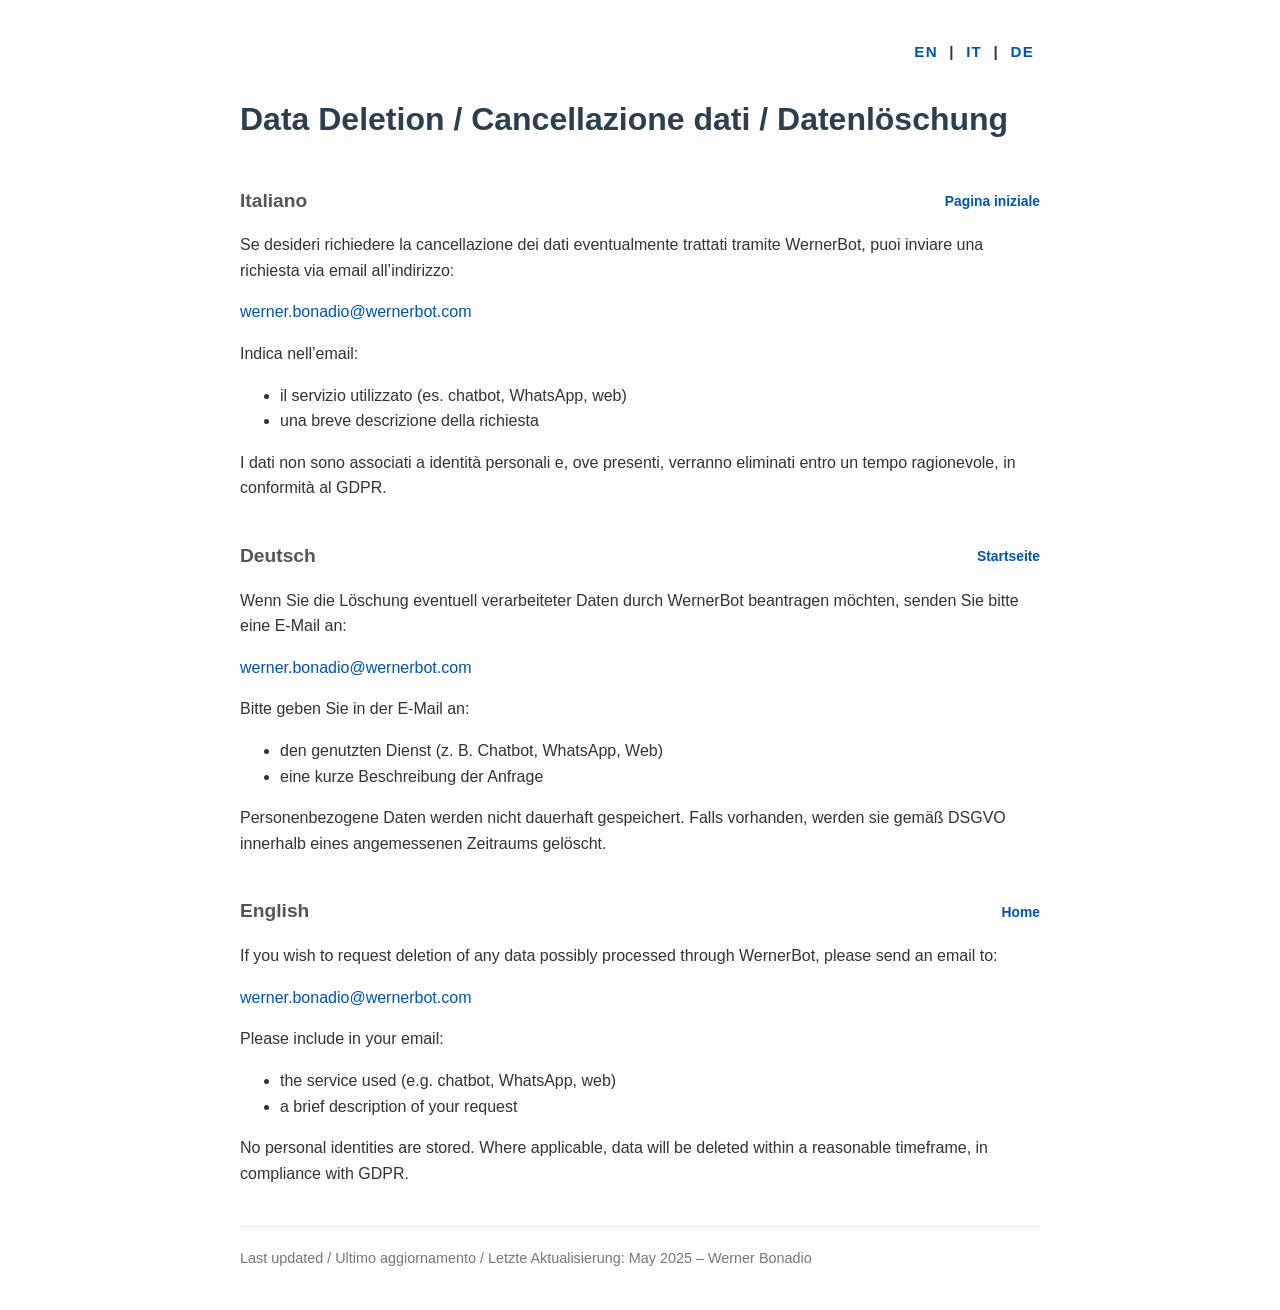
<file: data-deletion.html>
<!DOCTYPE html>
<html lang="it">
<head>
  <meta charset="UTF-8">
  <title>Data Deletion / Cancellazione dati / Datenlöschung — WernerBot</title>
  <meta name="viewport" content="width=device-width, initial-scale=1">
  <meta name="description" content="WernerBot data-deletion instructions in English, Italian and German.">
  <meta name="robots" content="index, follow">
  <link rel="canonical" href="https://www.wernerbot.com/data-deletion.html">
  <link rel="icon" href="/wb_favicon-32x32.png" sizes="32x32" type="image/png">
  <meta property="og:title" content="WernerBot Data Deletion Instructions">
  <meta property="og:description" content="Data-deletion instructions in English, Italian and German.">
  <meta property="og:type" content="article">
  <meta property="og:url" content="https://www.wernerbot.com/data-deletion.html">
  <meta property="og:image" content="https://www.wernerbot.com/wb_og.png">
  <style>
    body {
      font-family: 'Segoe UI', sans-serif;
      margin: 40px auto;
      padding: 0 20px;
      max-width: 800px;
      line-height: 1.6;
      color: #333;
      background-color: #fdfdfd;
    }
    h1, h2 {
      color: #2c3e50;
      margin-top: 30px;
    }
    a {
      color: #0055aa;
      text-decoration: none;
    }
    footer {
      margin-top: 40px;
      font-size: 0.9em;
      color: #777;
      border-top: 1px solid #eee;
      padding-top: 20px;
    }
    .lang {
      font-weight: bold;
      margin-top: 40px;
      font-size: 1.2em;
      color: #555;
      display: flex;
      align-items: center;
      justify-content: space-between;
      gap: 20px;
    }
    .language-switcher {
      text-align: right;
      font-size: 0.95em;
      margin-top: 10px;
      font-weight: 700;
      letter-spacing: 0.08em;
    }
    .language-switcher a { padding: 6px; }
    section[lang] { scroll-margin-top: 20px; }
    .home-link { font-size: 0.72em; font-weight: 600; }
  </style>
</head>
<body>

<p class="language-switcher" aria-label="Language selector">
  <a href="#en" lang="en">EN</a> |
  <a href="#it" lang="it">IT</a> |
  <a href="#de" lang="de">DE</a>
</p>

<h1>Data Deletion / Cancellazione dati / Datenlöschung</h1>

<section id="it" lang="it">
<div class="lang"><span>Italiano</span><a class="home-link" href="/it/">Pagina iniziale</a></div>

<p>
Se desideri richiedere la cancellazione dei dati eventualmente trattati tramite WernerBot,
puoi inviare una richiesta via email all’indirizzo:
</p>

<p>
<a href="mailto:werner.bonadio@wernerbot.com">werner.bonadio@wernerbot.com</a>
</p>

<p>
Indica nell’email:
</p>
<ul>
  <li>il servizio utilizzato (es. chatbot, WhatsApp, web)</li>
  <li>una breve descrizione della richiesta</li>
</ul>

<p>
I dati non sono associati a identità personali e, ove presenti, verranno eliminati entro un tempo ragionevole,
in conformità al GDPR.
</p>

</section>

<section id="de" lang="de">
<div class="lang"><span>Deutsch</span><a class="home-link" href="/de/">Startseite</a></div>

<p>
Wenn Sie die Löschung eventuell verarbeiteter Daten durch WernerBot beantragen möchten,
senden Sie bitte eine E-Mail an:
</p>

<p>
<a href="mailto:werner.bonadio@wernerbot.com">werner.bonadio@wernerbot.com</a>
</p>

<p>
Bitte geben Sie in der E-Mail an:
</p>
<ul>
  <li>den genutzten Dienst (z. B. Chatbot, WhatsApp, Web)</li>
  <li>eine kurze Beschreibung der Anfrage</li>
</ul>

<p>
Personenbezogene Daten werden nicht dauerhaft gespeichert. Falls vorhanden, werden sie
gemäß DSGVO innerhalb eines angemessenen Zeitraums gelöscht.
</p>

</section>

<section id="en" lang="en">
<div class="lang"><span>English</span><a class="home-link" href="/">Home</a></div>

<p>
If you wish to request deletion of any data possibly processed through WernerBot,
please send an email to:
</p>

<p>
<a href="mailto:werner.bonadio@wernerbot.com">werner.bonadio@wernerbot.com</a>
</p>

<p>
Please include in your email:
</p>
<ul>
  <li>the service used (e.g. chatbot, WhatsApp, web)</li>
  <li>a brief description of your request</li>
</ul>

<p>
No personal identities are stored. Where applicable, data will be deleted within a reasonable timeframe,
in compliance with GDPR.
</p>

</section>

<footer>
Last updated / Ultimo aggiornamento / Letzte Aktualisierung: May 2025 – Werner Bonadio
</footer>

</body>
</html>
</file>
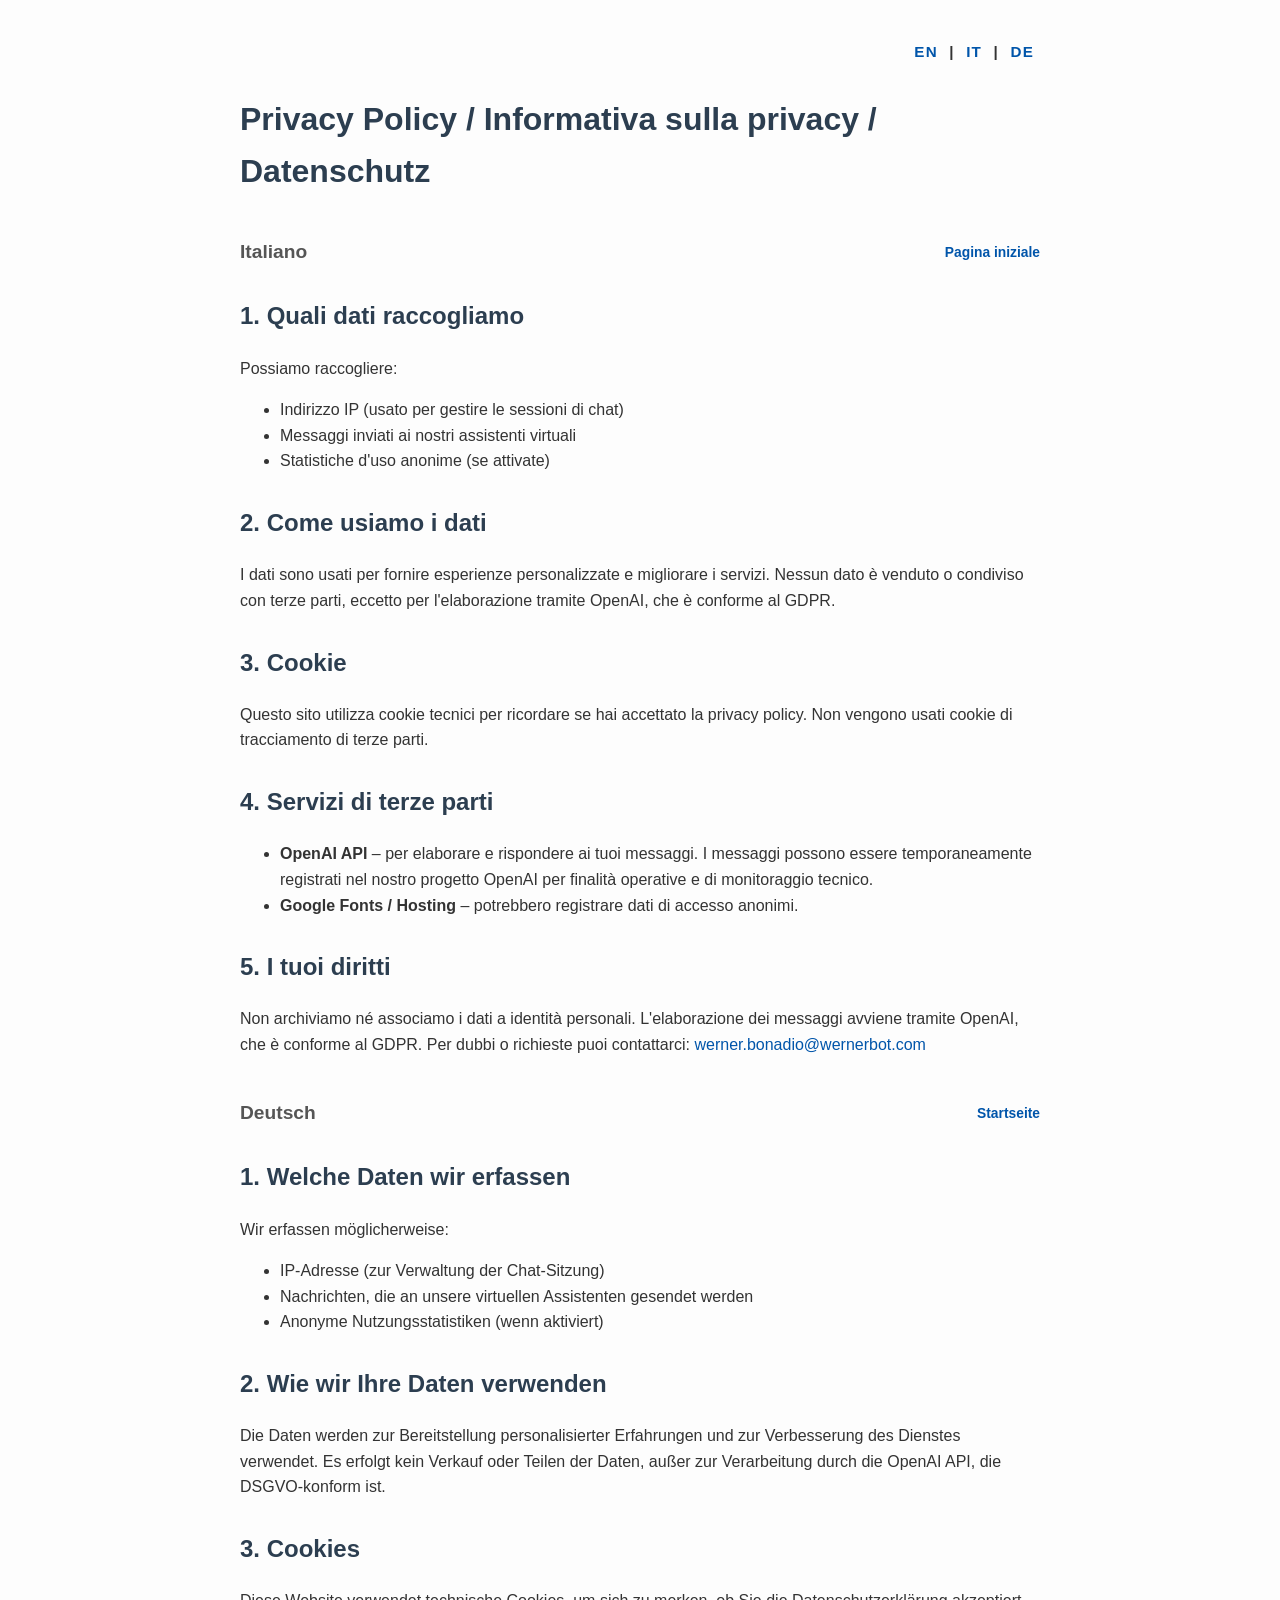
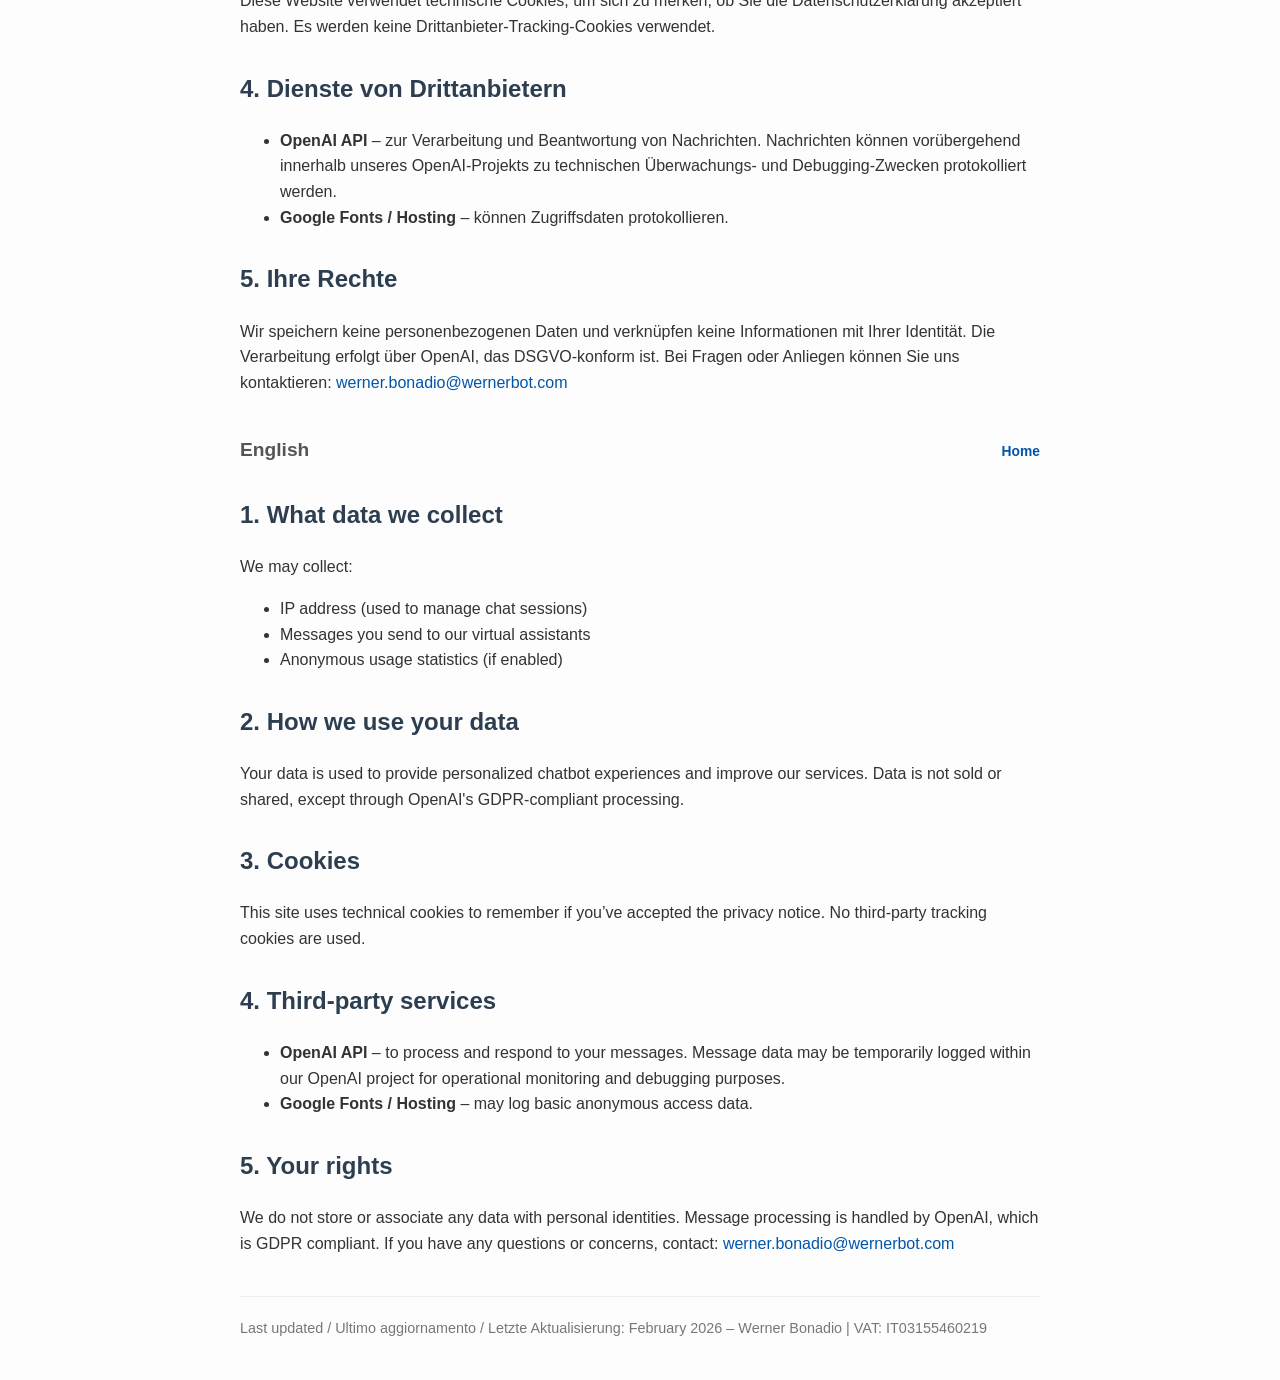
<file: privacy.html>
<!DOCTYPE html>
<html lang="it">
<head>
  <meta charset="UTF-8">
  <title>Privacy Policy / Informativa sulla privacy / Datenschutz — WernerBot</title>
  <meta name="viewport" content="width=device-width, initial-scale=1">
  <meta name="description" content="WernerBot privacy information in English, Italian and German.">
  <meta name="robots" content="index, follow">
  <link rel="canonical" href="https://www.wernerbot.com/privacy.html">
  <link rel="icon" href="/wb_favicon-32x32.png" sizes="32x32" type="image/png">
  <meta property="og:title" content="WernerBot Privacy Policy">
  <meta property="og:description" content="Privacy information in English, Italian and German.">
  <meta property="og:type" content="article">
  <meta property="og:url" content="https://www.wernerbot.com/privacy.html">
  <meta property="og:image" content="https://www.wernerbot.com/wb_og.png">
  <style>
    body {
      font-family: 'Segoe UI', sans-serif;
      margin: 40px auto;
      padding: 0 20px;
      max-width: 800px;
      line-height: 1.6;
      color: #333;
      background-color: #fdfdfd;
    }
    
    h1, h2 {
      color: #2c3e50;
      margin-top: 30px;
    }

    a {
      color: #0055aa;
      text-decoration: none;
    }

    footer {
      margin-top: 40px;
      font-size: 0.9em;
      color: #777;
      border-top: 1px solid #eee;
      padding-top: 20px;
    }

    .lang {
      font-weight: bold;
      margin-top: 40px;
      font-size: 1.2em;
      color: #555;
      display: flex;
      align-items: center;
      justify-content: space-between;
      gap: 20px;
    }

    .language-switcher {
      text-align: right;
      font-size: 0.95em;
      margin-top: 10px;
      font-weight: 700;
      letter-spacing: 0.08em;
    }

    .language-switcher a { padding: 6px; }
    section[lang] { scroll-margin-top: 20px; }
    .home-link { font-size: 0.72em; font-weight: 600; }
  </style>
</head>
<body>

    <p class="language-switcher" aria-label="Language selector">
        <a href="#en" lang="en">EN</a> |
        <a href="#it" lang="it">IT</a> |
        <a href="#de" lang="de">DE</a>
    </p>  

  <h1>Privacy Policy / Informativa sulla privacy / Datenschutz</h1>

  <section id="it" lang="it">
  <div class="lang"><span>Italiano</span><a class="home-link" href="/it/">Pagina iniziale</a></div>

  <h2>1. Quali dati raccogliamo</h2>
  <p>Possiamo raccogliere:</p>
    <ul>
      <li>Indirizzo IP (usato per gestire le sessioni di chat)</li>
      <li>Messaggi inviati ai nostri assistenti virtuali</li>
      <li>Statistiche d'uso anonime (se attivate)</li>
    </ul>
  

  <h2>2. Come usiamo i dati</h2>
  <p>I dati sono usati per fornire esperienze personalizzate e migliorare i servizi. Nessun dato è venduto o condiviso con terze parti, eccetto per l'elaborazione tramite OpenAI, che è conforme al GDPR.</p>

  <h2>3. Cookie</h2>
  <p>Questo sito utilizza cookie tecnici per ricordare se hai accettato la privacy policy. Non vengono usati cookie di tracciamento di terze parti.</p>

  <h2>4. Servizi di terze parti</h2>
  <ul>
    <li><strong>OpenAI API</strong> – per elaborare e rispondere ai tuoi messaggi. I messaggi possono essere temporaneamente registrati nel nostro progetto OpenAI per finalità operative e di monitoraggio tecnico.</li>
    <li><strong>Google Fonts / Hosting</strong> – potrebbero registrare dati di accesso anonimi.</li>
  </ul>

  <h2>5. I tuoi diritti</h2>
  <p>
  Non archiviamo né associamo i dati a identità personali. L'elaborazione dei messaggi avviene tramite OpenAI, che è conforme al GDPR.
  Per dubbi o richieste puoi contattarci: <a href="mailto:werner.bonadio@wernerbot.com">werner.bonadio@wernerbot.com</a>
  </p>

  </section>

  <section id="de" lang="de">
  <div class="lang"><span>Deutsch</span><a class="home-link" href="/de/">Startseite</a></div>

  <h2>1. Welche Daten wir erfassen</h2>
  <p>Wir erfassen möglicherweise:</p>
    <ul>
      <li>IP-Adresse (zur Verwaltung der Chat-Sitzung)</li>
      <li>Nachrichten, die an unsere virtuellen Assistenten gesendet werden</li>
      <li>Anonyme Nutzungsstatistiken (wenn aktiviert)</li>
    </ul>
  

  <h2>2. Wie wir Ihre Daten verwenden</h2>
  <p>Die Daten werden zur Bereitstellung personalisierter Erfahrungen und zur Verbesserung des Dienstes verwendet. Es erfolgt kein Verkauf oder Teilen der Daten, außer zur Verarbeitung durch die OpenAI API, die DSGVO-konform ist.</p>

  <h2>3. Cookies</h2>
  <p>Diese Website verwendet technische Cookies, um sich zu merken, ob Sie die Datenschutzerklärung akzeptiert haben. Es werden keine Drittanbieter-Tracking-Cookies verwendet.</p>

  <h2>4. Dienste von Drittanbietern</h2>
  <ul>
    <li><strong>OpenAI API</strong> – zur Verarbeitung und Beantwortung von Nachrichten. Nachrichten können vorübergehend innerhalb unseres OpenAI-Projekts zu technischen Überwachungs- und Debugging-Zwecken protokolliert werden.</li>
    <li><strong>Google Fonts / Hosting</strong> – können Zugriffsdaten protokollieren.</li>
  </ul>

  <h2>5. Ihre Rechte</h2>
  <p>
  Wir speichern keine personenbezogenen Daten und verknüpfen keine Informationen mit Ihrer Identität. Die Verarbeitung erfolgt über OpenAI, das DSGVO-konform ist.
  Bei Fragen oder Anliegen können Sie uns kontaktieren: <a href="mailto:werner.bonadio@wernerbot.com">werner.bonadio@wernerbot.com</a>
  </p>

  </section>

  <section id="en" lang="en">
  <div class="lang"><span>English</span><a class="home-link" href="/">Home</a></div>

<h2>1. What data we collect</h2>
<p>We may collect:</p>
  <ul>
    <li>IP address (used to manage chat sessions)</li>
    <li>Messages you send to our virtual assistants</li>
    <li>Anonymous usage statistics (if enabled)</li>
  </ul>


<h2>2. How we use your data</h2>
<p>Your data is used to provide personalized chatbot experiences and improve our services. Data is not sold or shared, except through OpenAI's GDPR-compliant processing.</p>

<h2>3. Cookies</h2>
<p>This site uses technical cookies to remember if you’ve accepted the privacy notice. No third-party tracking cookies are used.</p>

<h2>4. Third-party services</h2>
<ul>
  <li><strong>OpenAI API</strong> – to process and respond to your messages. Message data may be temporarily logged within our OpenAI project for operational monitoring and debugging purposes.</li>
  <li><strong>Google Fonts / Hosting</strong> – may log basic anonymous access data.</li>
</ul>

<h2>5. Your rights</h2>
<p>
We do not store or associate any data with personal identities. Message processing is handled by OpenAI, which is GDPR compliant.
If you have any questions or concerns, contact: <a href="mailto:werner.bonadio@wernerbot.com">werner.bonadio@wernerbot.com</a>
</p>

  </section>

    <footer>
    Last updated / Ultimo aggiornamento / Letzte Aktualisierung: February 2026 – Werner Bonadio | VAT: IT03155460219
     </footer>
  
</body>
</html>
</file>
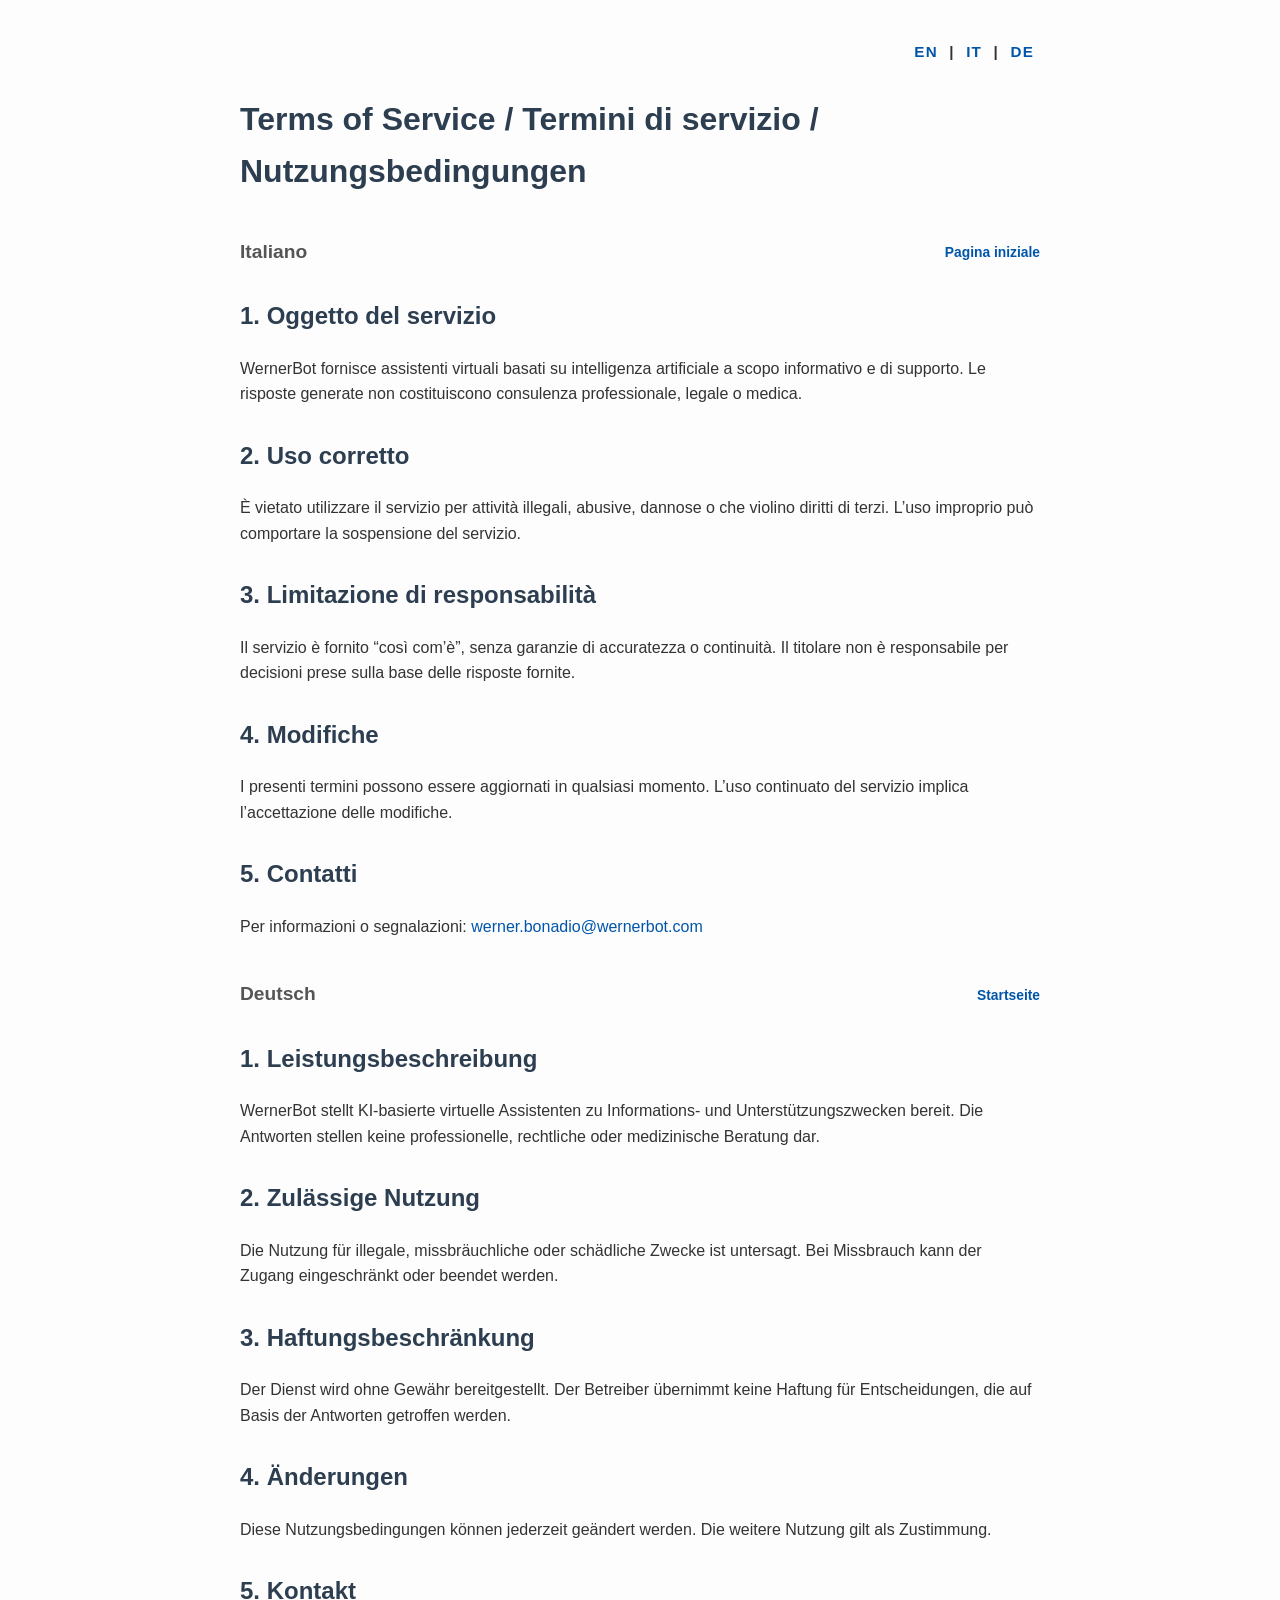
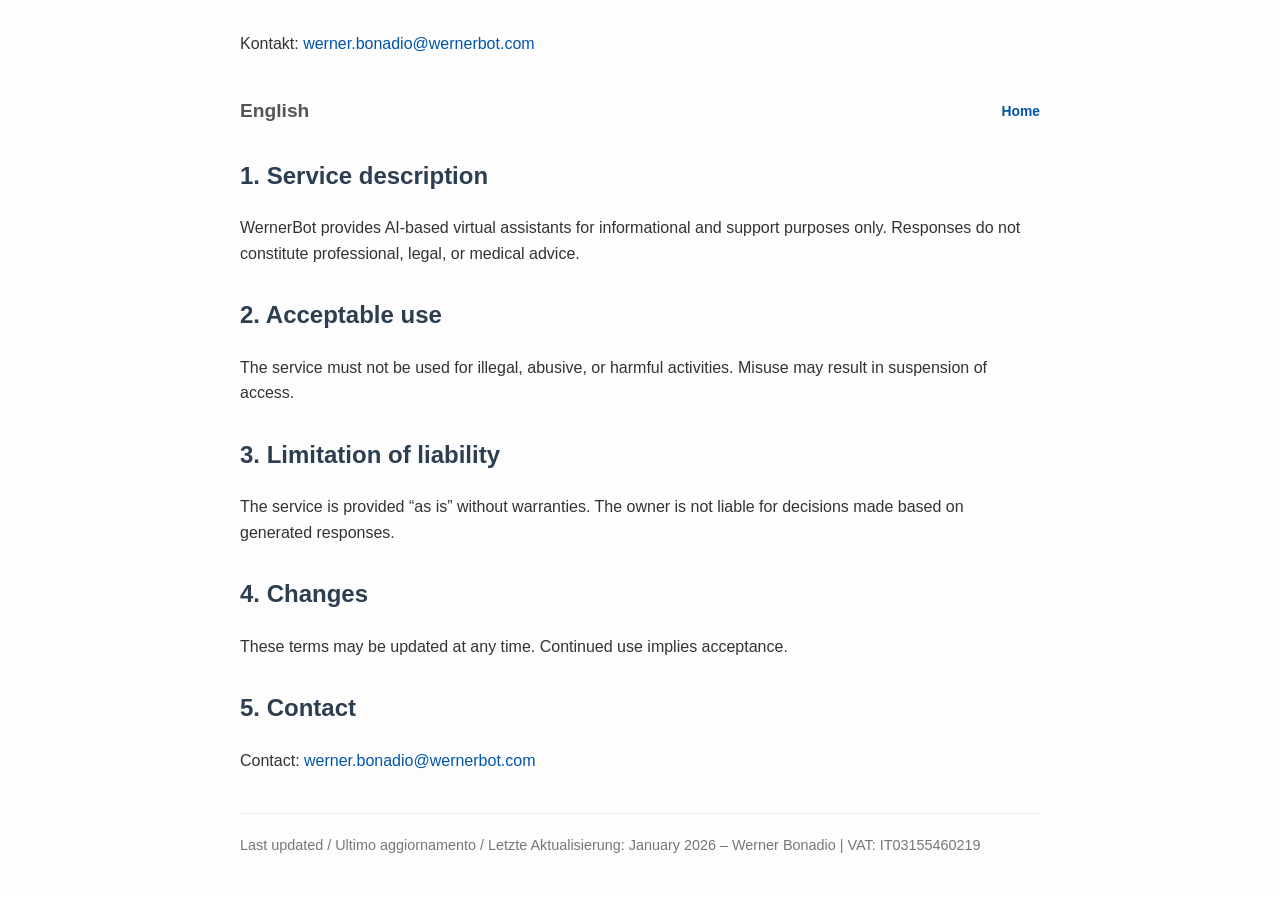
<file: terms.html>
<!DOCTYPE html>
<html lang="it">
<head>
  <meta charset="UTF-8">
  <title>Terms of Service / Termini di servizio / Nutzungsbedingungen — WernerBot</title>
  <meta name="viewport" content="width=device-width, initial-scale=1">
  <meta name="description" content="WernerBot terms of service in English, Italian and German.">
  <meta name="robots" content="index, follow">
  <link rel="canonical" href="https://www.wernerbot.com/terms.html">
  <link rel="icon" href="/wb_favicon-32x32.png" sizes="32x32" type="image/png">
  <meta property="og:title" content="WernerBot Terms of Service">
  <meta property="og:description" content="Terms of service in English, Italian and German.">
  <meta property="og:type" content="article">
  <meta property="og:url" content="https://www.wernerbot.com/terms.html">
  <meta property="og:image" content="https://www.wernerbot.com/wb_og.png">
  <style>
    body {
      font-family: 'Segoe UI', sans-serif;
      margin: 40px auto;
      padding: 0 20px;
      max-width: 800px;
      line-height: 1.6;
      color: #333;
      background-color: #fdfdfd;
    }
    h1, h2 {
      color: #2c3e50;
      margin-top: 30px;
    }
    a {
      color: #0055aa;
      text-decoration: none;
    }
    footer {
      margin-top: 40px;
      font-size: 0.9em;
      color: #777;
      border-top: 1px solid #eee;
      padding-top: 20px;
    }
    .lang {
      font-weight: bold;
      margin-top: 40px;
      font-size: 1.2em;
      color: #555;
      display: flex;
      align-items: center;
      justify-content: space-between;
      gap: 20px;
    }
    .language-switcher {
      text-align: right;
      font-size: 0.95em;
      margin-top: 10px;
      font-weight: 700;
      letter-spacing: 0.08em;
    }
    .language-switcher a { padding: 6px; }
    section[lang] { scroll-margin-top: 20px; }
    .home-link { font-size: 0.72em; font-weight: 600; }
  </style>
</head>
<body>

<p class="language-switcher" aria-label="Language selector">
  <a href="#en" lang="en">EN</a> |
  <a href="#it" lang="it">IT</a> |
  <a href="#de" lang="de">DE</a>
</p>

<h1>Terms of Service / Termini di servizio / Nutzungsbedingungen</h1>

<section id="it" lang="it">
<div class="lang"><span>Italiano</span><a class="home-link" href="/it/">Pagina iniziale</a></div>

<h2>1. Oggetto del servizio</h2>
<p>
WernerBot fornisce assistenti virtuali basati su intelligenza artificiale a scopo informativo e di supporto.
Le risposte generate non costituiscono consulenza professionale, legale o medica.
</p>

<h2>2. Uso corretto</h2>
<p>
È vietato utilizzare il servizio per attività illegali, abusive, dannose o che violino diritti di terzi.
L’uso improprio può comportare la sospensione del servizio.
</p>

<h2>3. Limitazione di responsabilità</h2>
<p>
Il servizio è fornito “così com’è”, senza garanzie di accuratezza o continuità.
Il titolare non è responsabile per decisioni prese sulla base delle risposte fornite.
</p>

<h2>4. Modifiche</h2>
<p>
I presenti termini possono essere aggiornati in qualsiasi momento. L’uso continuato del servizio implica l’accettazione delle modifiche.
</p>

<h2>5. Contatti</h2>
<p>
Per informazioni o segnalazioni: <a href="mailto:werner.bonadio@wernerbot.com">werner.bonadio@wernerbot.com</a>
</p>

</section>

<section id="de" lang="de">
<div class="lang"><span>Deutsch</span><a class="home-link" href="/de/">Startseite</a></div>

<h2>1. Leistungsbeschreibung</h2>
<p>
WernerBot stellt KI-basierte virtuelle Assistenten zu Informations- und Unterstützungszwecken bereit.
Die Antworten stellen keine professionelle, rechtliche oder medizinische Beratung dar.
</p>

<h2>2. Zulässige Nutzung</h2>
<p>
Die Nutzung für illegale, missbräuchliche oder schädliche Zwecke ist untersagt.
Bei Missbrauch kann der Zugang eingeschränkt oder beendet werden.
</p>

<h2>3. Haftungsbeschränkung</h2>
<p>
Der Dienst wird ohne Gewähr bereitgestellt.
Der Betreiber übernimmt keine Haftung für Entscheidungen, die auf Basis der Antworten getroffen werden.
</p>

<h2>4. Änderungen</h2>
<p>
Diese Nutzungsbedingungen können jederzeit geändert werden. Die weitere Nutzung gilt als Zustimmung.
</p>

<h2>5. Kontakt</h2>
<p>
Kontakt: <a href="mailto:werner.bonadio@wernerbot.com">werner.bonadio@wernerbot.com</a>
</p>

</section>

<section id="en" lang="en">
<div class="lang"><span>English</span><a class="home-link" href="/">Home</a></div>

<h2>1. Service description</h2>
<p>
WernerBot provides AI-based virtual assistants for informational and support purposes only.
Responses do not constitute professional, legal, or medical advice.
</p>

<h2>2. Acceptable use</h2>
<p>
The service must not be used for illegal, abusive, or harmful activities.
Misuse may result in suspension of access.
</p>

<h2>3. Limitation of liability</h2>
<p>
The service is provided “as is” without warranties.
The owner is not liable for decisions made based on generated responses.
</p>

<h2>4. Changes</h2>
<p>
These terms may be updated at any time. Continued use implies acceptance.
</p>

<h2>5. Contact</h2>
<p>
Contact: <a href="mailto:werner.bonadio@wernerbot.com">werner.bonadio@wernerbot.com</a>
</p>

</section>

<footer>
Last updated / Ultimo aggiornamento / Letzte Aktualisierung: January 2026 – Werner Bonadio | VAT: IT03155460219
</footer>

</body>
</html>
</file>
